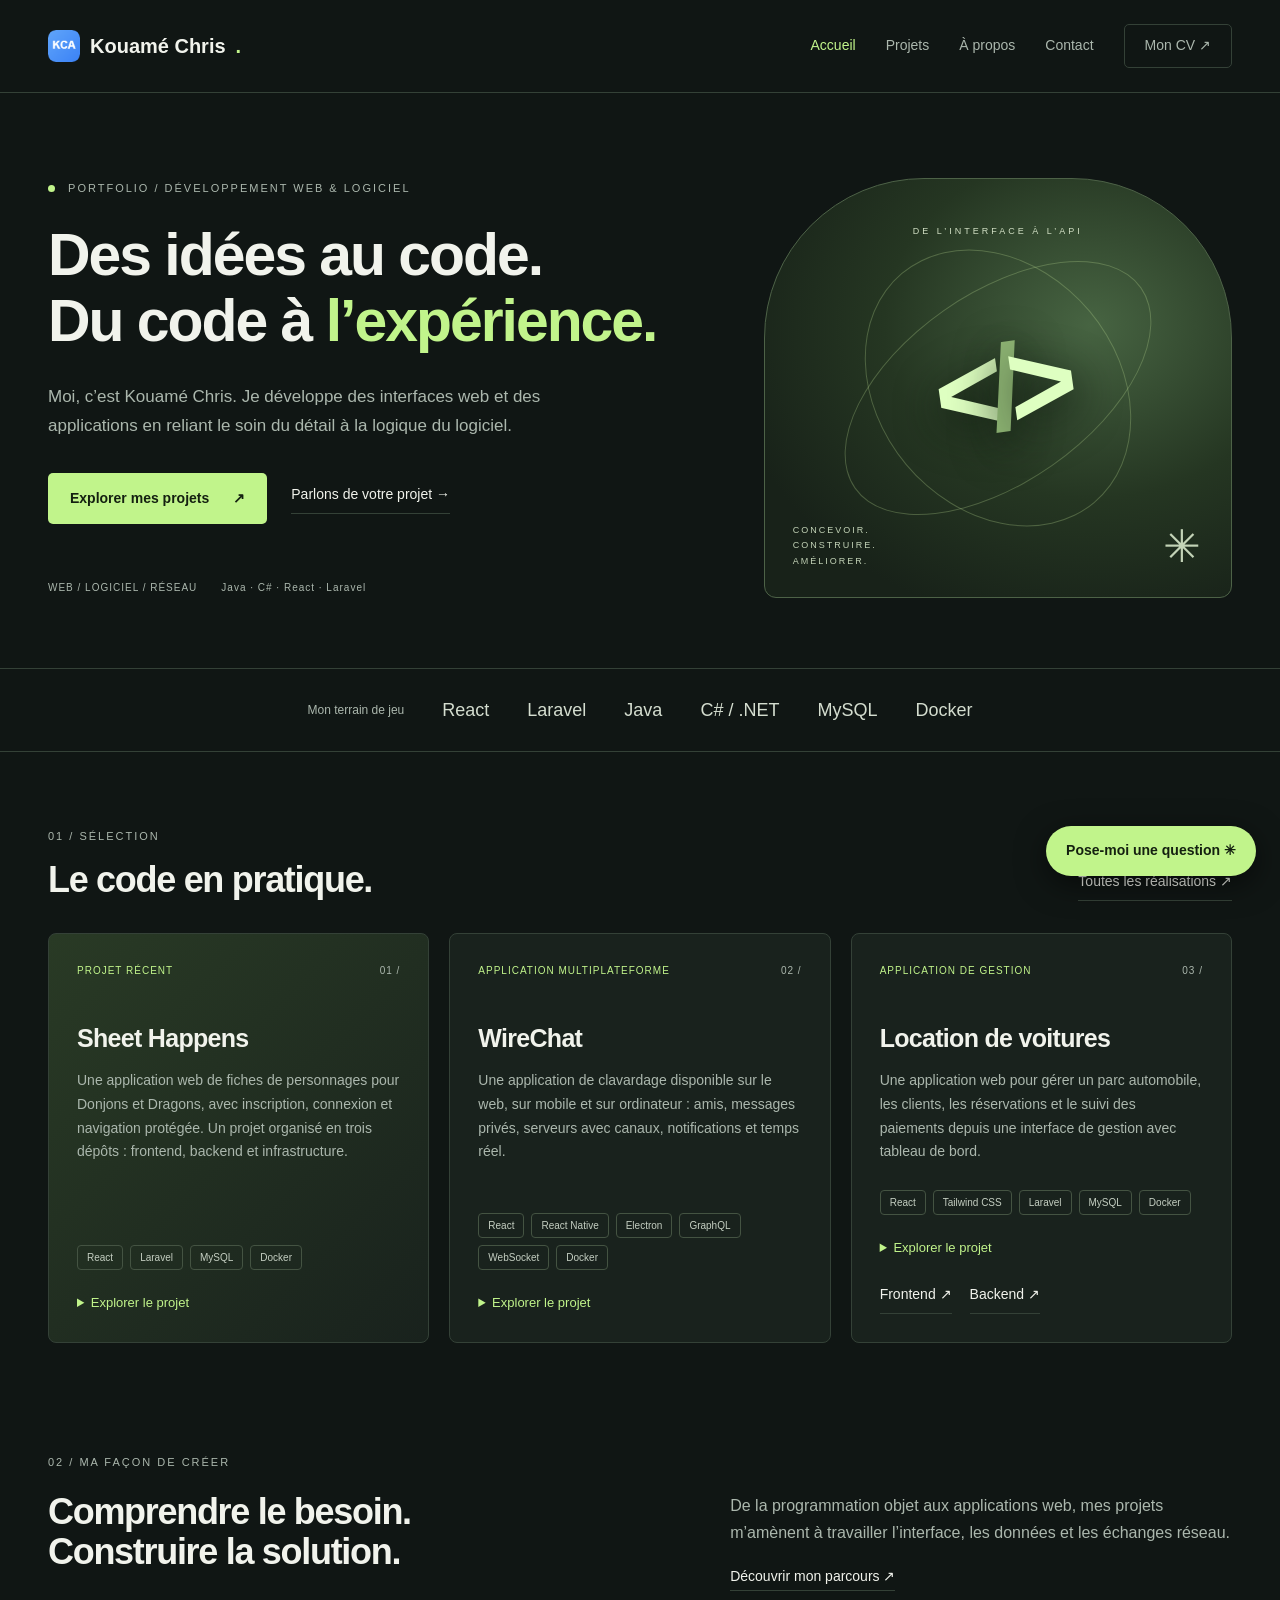
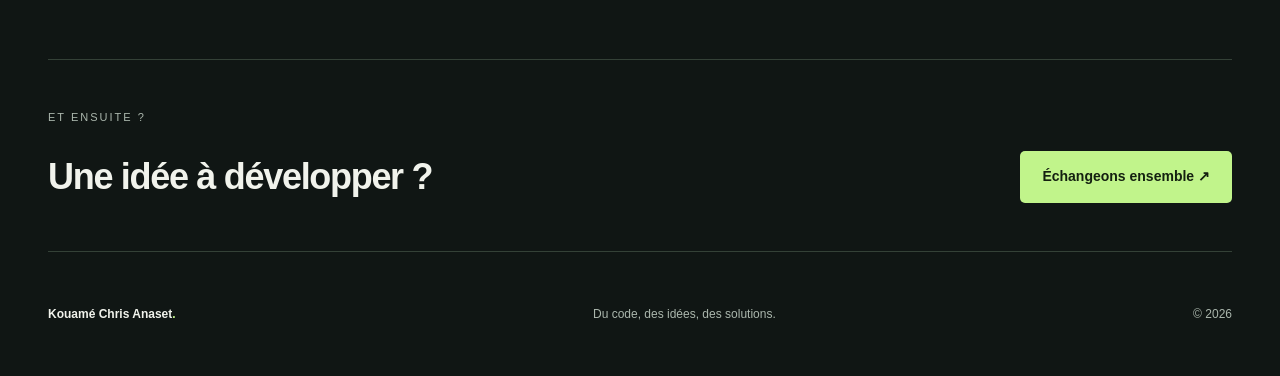
<file: index.html>
<!DOCTYPE html><html lang="fr"><head><meta charset="UTF-8"><meta name="viewport" content="width=device-width, initial-scale=1"><meta name="theme-color" content="#101614"><meta name="description" content="Portfolio de Kouamé Chris Anaset : développement web, applications et projets logiciels. Découvrez mon application de location de voitures, Sheet Happens et mes réalisations en React, Laravel, Java et C#."><title>Développeur web & logiciel — Kouamé Chris</title><link rel="icon" href="assets/favicon32x32.png"><link rel="stylesheet" href="css/style.css"><script src="js/main.js" defer></script><script src="js/chat.js" defer></script></head><body><a class="skip-link" href="#main">Aller au contenu</a><header class="navbar"><a href="index.html" class="logo"><img src="assets/favicon48x48.png" alt="" width="32" height="32">Kouamé Chris<span class="logo-dot">.</span></a><button class="menu-toggle" aria-expanded="false" aria-controls="navigation">Menu <span>＋</span></button><nav class="nav-links" id="navigation" aria-label="Navigation principale"><a href="index.html" aria-current="page">Accueil</a><a href="projects.html" >Projets</a><a href="about.html" >À propos</a><a href="contact.html" >Contact</a><a href="cv/cv_kouame.pdf" download class="cv-link">Mon CV ↗</a></nav></header><main id="main"><section class="hero container"><div class="hero-copy"><p class="eyebrow"><span class="status-dot"></span> PORTFOLIO / DÉVELOPPEMENT WEB & LOGICIEL</p><h1>Des idées au code.<br>Du code à <em>l’expérience.</em></h1><p class="hero-description">Moi, c’est Kouamé Chris. Je développe des interfaces web et des applications en reliant le soin du détail à la logique du logiciel.</p><div class="actions"><a class="btn-primary" href="projects.html">Explorer mes projets <span>↗</span></a><a class="text-link" href="contact.html">Parlons de votre projet →</a></div><div class="hero-bottom"><span>WEB / LOGICIEL / RÉSEAU</span><span>Java · C# · React · Laravel</span></div></div><div class="hero-art" aria-label="Illustration abstraite de développement"><div class="art-orbit orbit-one"></div><div class="art-orbit orbit-two"></div><span class="art-label">DE L’INTERFACE À L’API</span><div class="code-symbol" aria-hidden="true">&lt;<span>/</span>&gt;</div><div class="art-caption"><span>CONCEVOIR.<br>CONSTRUIRE.<br>AMÉLIORER.</span><span class="art-star" aria-hidden="true">✳</span></div></div></section><section class="tech-strip" aria-label="Technologies"><span>Mon terrain de jeu</span><b>React</b><b>Laravel</b><b>Java</b><b>C# / .NET</b><b>MySQL</b><b>Docker</b></section><section class="container section"><div class="section-heading"><div><p class="eyebrow">01 / SÉLECTION</p><h2>Le code en pratique.</h2></div><a class="text-link" href="projects.html">Toutes les réalisations ↗</a></div><div class="projects-grid home-projects"><article class="project-card" data-category="web"><div class="card-top"><span>Projet récent</span><span>01 /</span></div><h3>Sheet Happens</h3><p>Une application web de fiches de personnages pour Donjons et Dragons, avec inscription, connexion et navigation protégée. Un projet organisé en trois dépôts : frontend, backend et infrastructure.</p><div class="tags"><span>React</span><span>Laravel</span><span>MySQL</span><span>Docker</span></div><details><summary>Explorer le projet</summary><p>Interface React avec routes publiques et protégées, contexte d’authentification, API Laravel et environnement Docker avec MySQL. Le travail comprend aussi la configuration CORS et la préparation de la maintenance.</p></details></article><article class="project-card" data-category="web mobile"><div class="card-top"><span>Application multiplateforme</span><span>02 /</span></div><h3>WireChat</h3><p>Une application de clavardage disponible sur le web, sur mobile et sur ordinateur : amis, messages privés, serveurs avec canaux, notifications et temps réel.</p><div class="tags"><span>React</span><span>React Native</span><span>Electron</span><span>GraphQL</span><span>WebSocket</span><span>Docker</span></div><details><summary>Explorer le projet</summary><p>Interface React connectée à une API Laravel (REST pour l’authentification, GraphQL pour les données, WebSocket pour le temps réel), application mobile React Native avec Expo, application de bureau Electron avec notifications système et environnement Docker Compose derrière Nginx.</p></details></article><article class="project-card" data-category="web"><div class="card-top"><span>Application de gestion</span><span>03 /</span></div><h3>Location de voitures</h3><p>Une application web pour gérer un parc automobile, les clients, les réservations et le suivi des paiements depuis une interface de gestion avec tableau de bord.</p><div class="tags"><span>React</span><span>Tailwind CSS</span><span>Laravel</span><span>MySQL</span><span>Docker</span></div><details><summary>Explorer le projet</summary><p>Gestion des véhicules et des catégories, filtres et pagination des réservations, estimation du tarif et évolution des statuts. L’API vérifie la disponibilité des voitures et les conflits de dates à la création d’une réservation. Le frontend utilise React Router et Axios ; le backend repose sur Laravel et Eloquent, avec un environnement Docker / Sail et MySQL.</p></details><div class="project-links" aria-label="Code source de Location de voitures"><a class="text-link" href="https://github.com/Kouameanaset/location-voiture-front" target="_blank" rel="noopener noreferrer">Frontend ↗</a><a class="text-link" href="https://github.com/Kouameanaset/location-voitures-api" target="_blank" rel="noopener noreferrer">Backend ↗</a></div></article></div></section><section class="container approach"><p class="eyebrow">02 / MA FAÇON DE CRÉER</p><h2>Comprendre le besoin.<br>Construire la solution.</h2><div><p>De la programmation objet aux applications web, mes projets m’amènent à travailler l’interface, les données et les échanges réseau.</p><a class="text-link" href="about.html">Découvrir mon parcours ↗</a></div></section><section class="container callout"><p class="eyebrow">ET ENSUITE ?</p><h2>Une idée à développer ?</h2><a class="btn-primary" href="contact.html">Échangeons ensemble ↗</a></section></main><footer class="footer"><a href="index.html">Kouamé Chris Anaset<span class="logo-dot">.</span></a><p>Du code, des idées, des solutions.</p><span>© <span data-year>2026</span></span></footer></body></html>
</file>
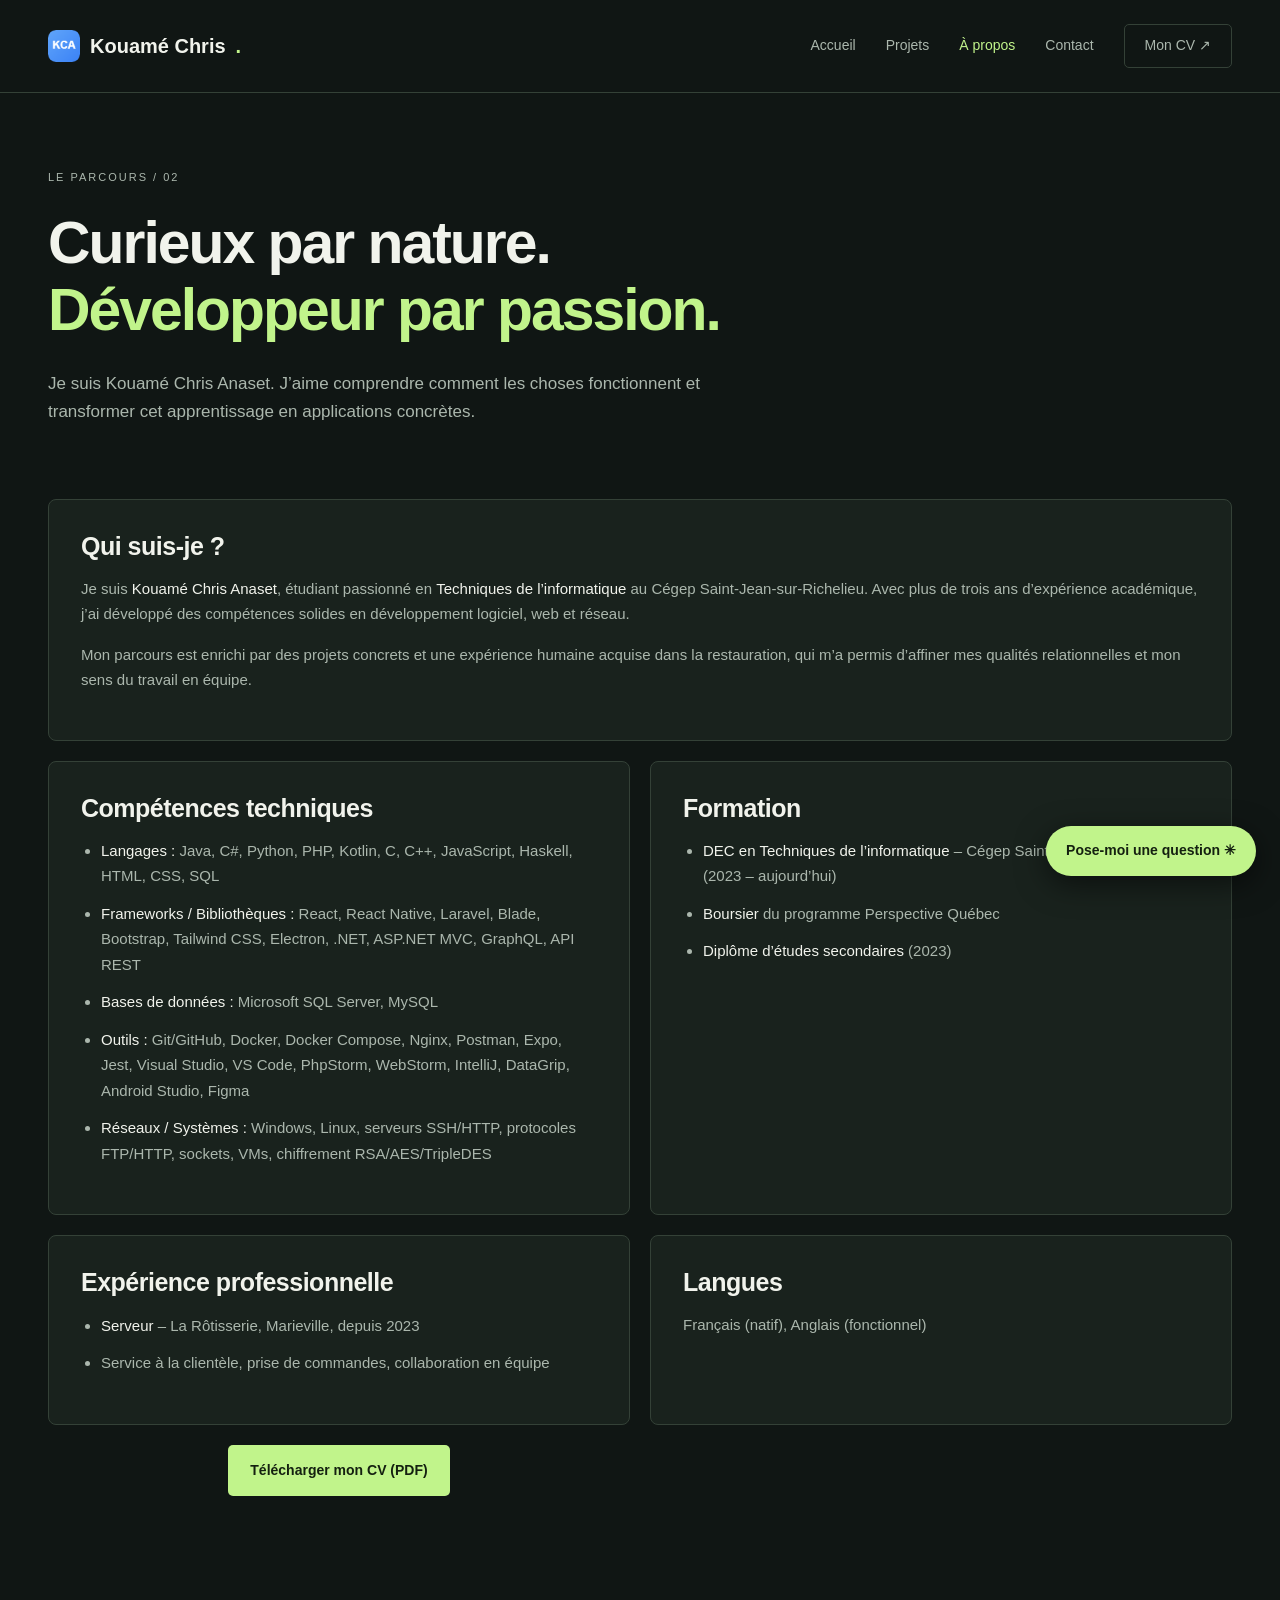
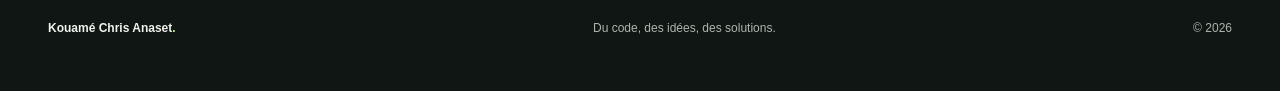
<file: about.html>
<!DOCTYPE html><html lang="fr"><head><meta charset="UTF-8"><meta name="viewport" content="width=device-width, initial-scale=1"><meta name="theme-color" content="#101614"><meta name="description" content="Portfolio de Kouamé Chris Anaset : développement web, applications et projets logiciels. Découvrez Sheet Happens et mes réalisations en React, Laravel, Java et C#."><title>À propos — Kouamé Chris</title><link rel="icon" href="assets/favicon32x32.png"><link rel="stylesheet" href="css/style.css"><script src="js/main.js" defer></script><script src="js/chat.js" defer></script></head><body><a class="skip-link" href="#main">Aller au contenu</a><header class="navbar"><a href="index.html" class="logo"><img src="assets/favicon48x48.png" alt="" width="32" height="32">Kouamé Chris<span class="logo-dot">.</span></a><button class="menu-toggle" aria-expanded="false" aria-controls="navigation">Menu <span>＋</span></button><nav class="nav-links" id="navigation" aria-label="Navigation principale"><a href="index.html" >Accueil</a><a href="projects.html" >Projets</a><a href="about.html" aria-current="page">À propos</a><a href="contact.html" >Contact</a><a href="cv/cv_kouame.pdf" download class="cv-link">Mon CV ↗</a></nav></header><main id="main"><section class="container page-intro"><p class="eyebrow">LE PARCOURS / 02</p><h1>Curieux par nature.<br><em>Développeur par passion.</em></h1><p>Je suis Kouamé Chris Anaset. J’aime comprendre comment les choses fonctionnent et transformer cet apprentissage en applications concrètes.</p></section><section class="container about-section">
      <div class="about-block">
        <h2>Qui suis-je ?</h2>
        <p>
          Je suis <strong>Kouamé Chris Anaset</strong>, étudiant passionné en <strong>Techniques de l’informatique</strong> au Cégep Saint-Jean-sur-Richelieu.
          Avec plus de trois ans d’expérience académique, j’ai développé des compétences solides en développement
          logiciel, web et réseau.
        </p>
        <p>
          Mon parcours est enrichi par des projets concrets et une expérience humaine acquise dans la restauration, qui
          m’a permis d’affiner mes qualités relationnelles et mon sens du travail en équipe.
        </p>
      </div>

      <div class="about-block">
        <h2>Compétences techniques</h2>
        <ul>
          <li><strong>Langages :</strong> Java, C#, Python, PHP, Kotlin, C, C++, JavaScript, Haskell, HTML, CSS, SQL</li>
          <li><strong>Frameworks / Bibliothèques :</strong> React, React Native, Laravel, Blade, Bootstrap, Tailwind CSS, Electron, .NET, ASP.NET MVC, GraphQL, API REST</li>
          <li><strong>Bases de données :</strong> Microsoft SQL Server, MySQL</li>
          <li><strong>Outils :</strong> Git/GitHub, Docker, Docker Compose, Nginx, Postman, Expo, Jest, Visual Studio, VS Code, PhpStorm, WebStorm, IntelliJ, DataGrip, Android Studio, Figma</li>
          <li><strong>Réseaux / Systèmes :</strong> Windows, Linux, serveurs SSH/HTTP, protocoles FTP/HTTP, sockets, VMs, chiffrement RSA/AES/TripleDES</li>
        </ul>
      </div>

      <div class="about-block">
        <h2>Formation</h2>
        <ul>
          <li><strong>DEC en Techniques de l’informatique</strong> – Cégep Saint-Jean-sur-Richelieu (2023 – aujourd’hui)</li>
          <li><strong>Boursier</strong> du programme Perspective Québec</li>
          <li><strong>Diplôme d’études secondaires</strong> (2023)</li>
        </ul>
      </div>

      <div class="about-block">
        <h2>Expérience professionnelle</h2>
        <ul>
          <li><strong>Serveur</strong> – La Rôtisserie, Marieville, depuis 2023</li>
          <li>Service à la clientèle, prise de commandes, collaboration en équipe</li>
        </ul>
      </div>

      <div class="about-block">
        <h2>Langues</h2>
        <p>Français (natif), Anglais (fonctionnel)</p>
      </div>

      <div class="cv-download center">
        <a href="cv/cv_kouame.pdf" class="btn-primary" download>Télécharger mon CV (PDF)</a>
      </div>
    </section></main><footer class="footer"><a href="index.html">Kouamé Chris Anaset<span class="logo-dot">.</span></a><p>Du code, des idées, des solutions.</p><span>© <span data-year>2026</span></span></footer></body></html>
</file>
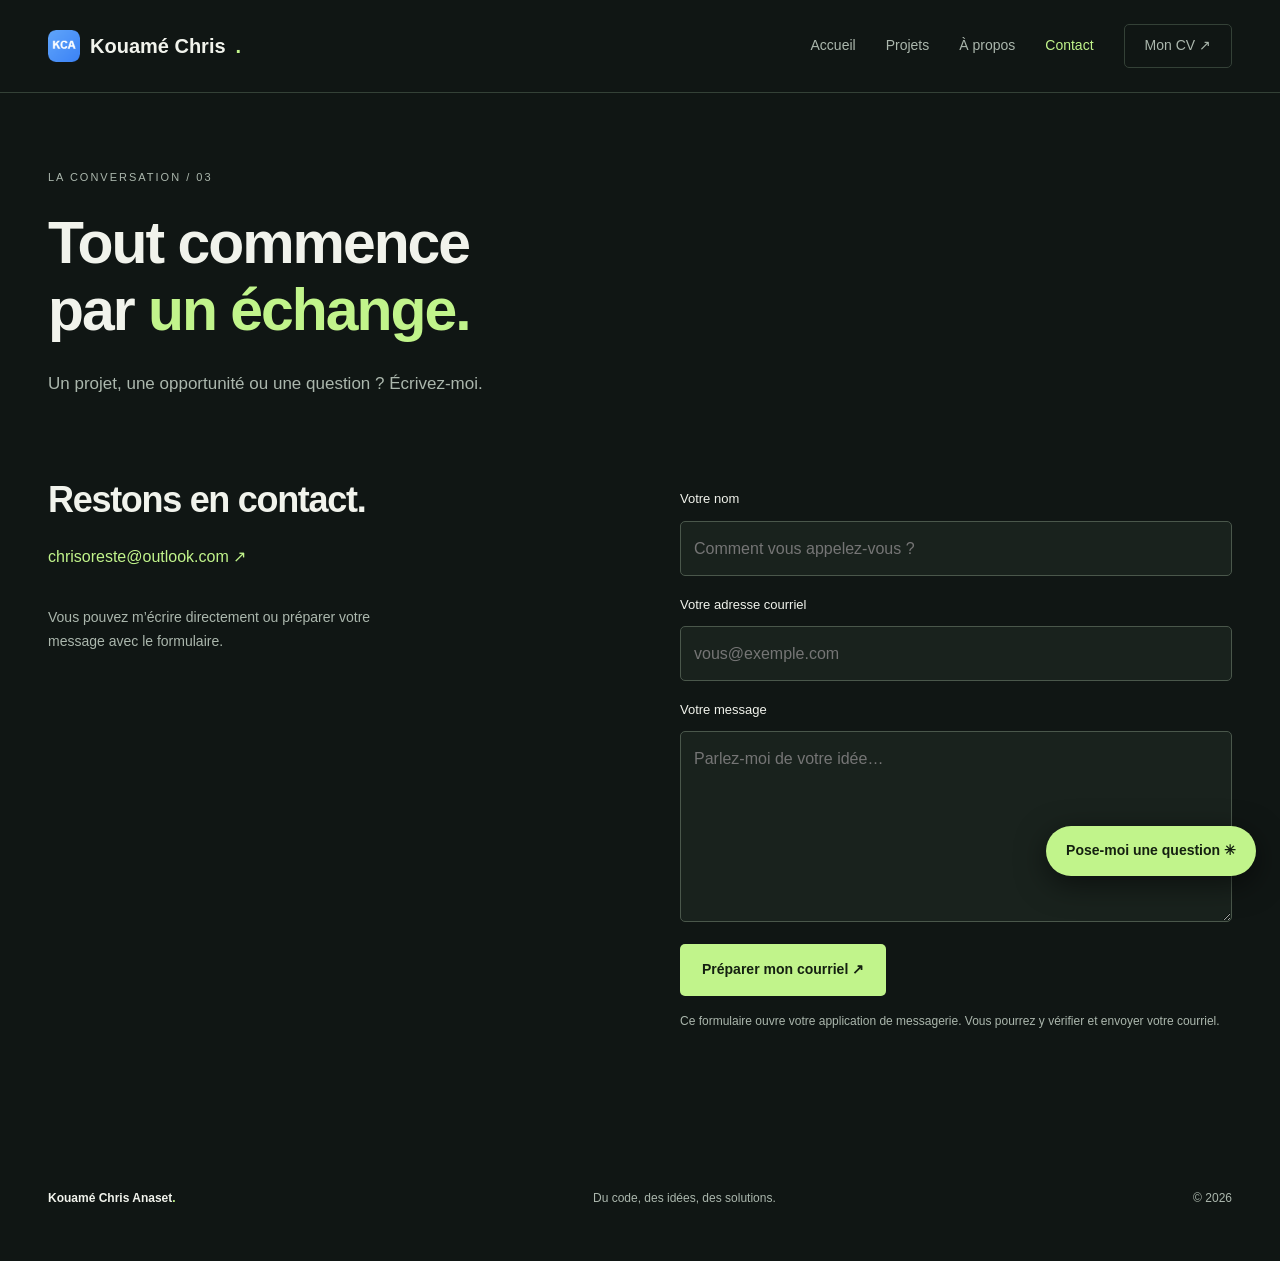
<file: contact.html>
<!DOCTYPE html><html lang="fr"><head><meta charset="UTF-8"><meta name="viewport" content="width=device-width, initial-scale=1"><meta name="theme-color" content="#101614"><meta name="description" content="Portfolio de Kouamé Chris Anaset : développement web, applications et projets logiciels. Découvrez Sheet Happens et mes réalisations en React, Laravel, Java et C#."><title>Contact — Kouamé Chris</title><link rel="icon" href="assets/favicon32x32.png"><link rel="stylesheet" href="css/style.css"><script src="js/main.js" defer></script><script src="js/chat.js" defer></script></head><body><a class="skip-link" href="#main">Aller au contenu</a><header class="navbar"><a href="index.html" class="logo"><img src="assets/favicon48x48.png" alt="" width="32" height="32">Kouamé Chris<span class="logo-dot">.</span></a><button class="menu-toggle" aria-expanded="false" aria-controls="navigation">Menu <span>＋</span></button><nav class="nav-links" id="navigation" aria-label="Navigation principale"><a href="index.html" >Accueil</a><a href="projects.html" >Projets</a><a href="about.html" >À propos</a><a href="contact.html" aria-current="page">Contact</a><a href="cv/cv_kouame.pdf" download class="cv-link">Mon CV ↗</a></nav></header><main id="main"><section class="container page-intro"><p class="eyebrow">LA CONVERSATION / 03</p><h1>Tout commence<br>par <em>un échange.</em></h1><p>Un projet, une opportunité ou une question ? Écrivez-moi.</p></section><section class="container contact-layout"><div><h2>Restons en contact.</h2><a class="email-link" href="mailto:chrisoreste@outlook.com">chrisoreste@outlook.com ↗</a><p>Vous pouvez m’écrire directement ou préparer votre message avec le formulaire.</p></div><form id="contact-form" class="contact-form"><label for="name">Votre nom</label><input id="name" name="name" autocomplete="name" placeholder="Comment vous appelez-vous ?" required maxlength="120"><label for="email">Votre adresse courriel</label><input type="email" id="email" name="email" autocomplete="email" placeholder="vous@exemple.com" required><label for="message">Votre message</label><textarea id="message" name="message" rows="6" placeholder="Parlez-moi de votre idée…" required maxlength="5000"></textarea><button class="btn-primary" type="submit">Préparer mon courriel ↗</button><p class="form-note">Ce formulaire ouvre votre application de messagerie. Vous pourrez y vérifier et envoyer votre courriel.</p><p id="form-status" role="status"></p></form></section></main><footer class="footer"><a href="index.html">Kouamé Chris Anaset<span class="logo-dot">.</span></a><p>Du code, des idées, des solutions.</p><span>© <span data-year>2026</span></span></footer></body></html>
</file>
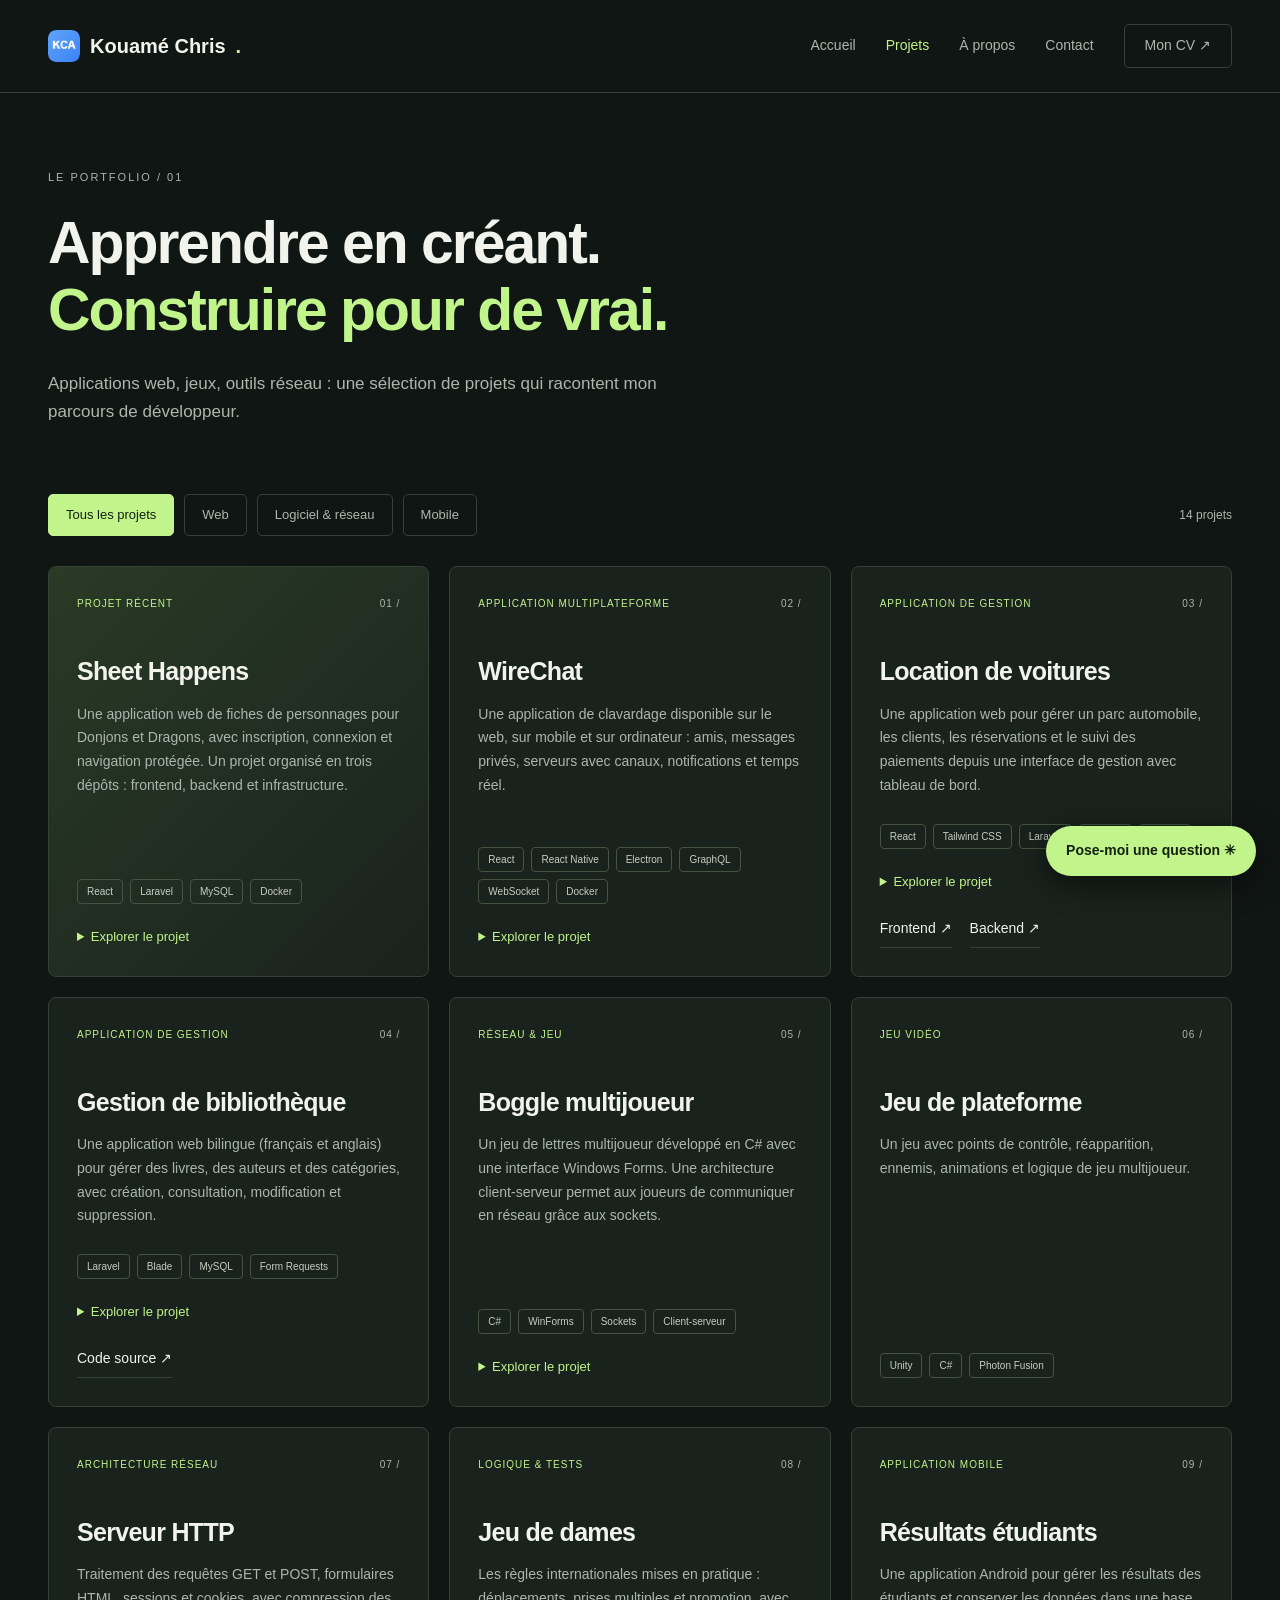
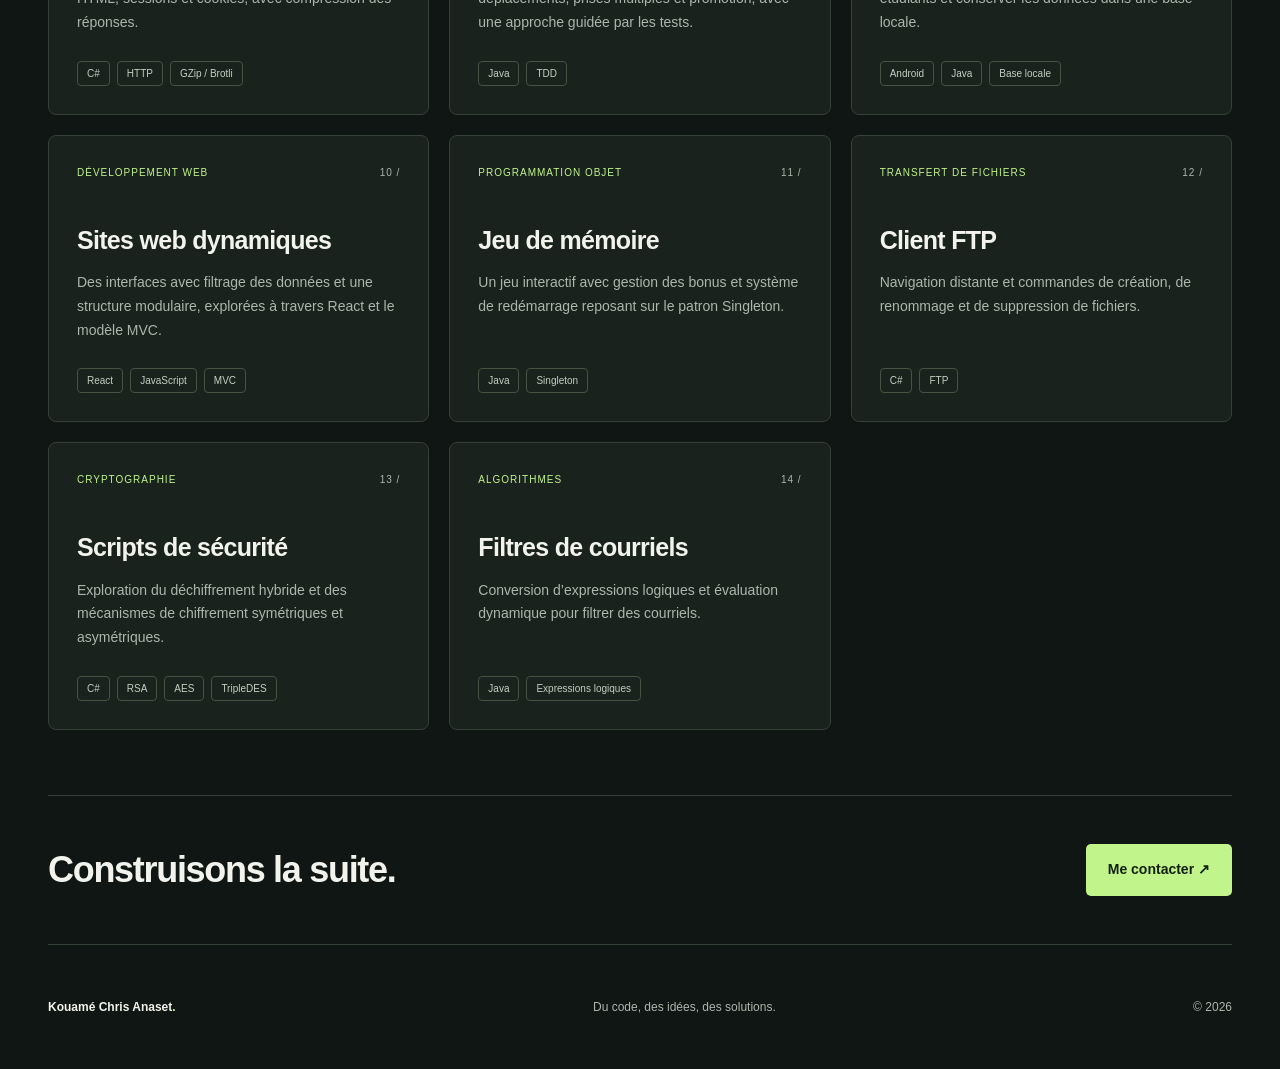
<file: projects.html>
<!DOCTYPE html><html lang="fr"><head><meta charset="UTF-8"><meta name="viewport" content="width=device-width, initial-scale=1"><meta name="theme-color" content="#101614"><meta name="description" content="Portfolio de Kouamé Chris Anaset : développement web, applications et projets logiciels. Découvrez mon application de location de voitures, Sheet Happens et mes réalisations en React, Laravel, Java et C#."><title>Projets — Kouamé Chris</title><link rel="icon" href="assets/favicon32x32.png"><link rel="stylesheet" href="css/style.css"><script src="js/main.js" defer></script><script src="js/chat.js" defer></script></head><body><a class="skip-link" href="#main">Aller au contenu</a><header class="navbar"><a href="index.html" class="logo"><img src="assets/favicon48x48.png" alt="" width="32" height="32">Kouamé Chris<span class="logo-dot">.</span></a><button class="menu-toggle" aria-expanded="false" aria-controls="navigation">Menu <span>＋</span></button><nav class="nav-links" id="navigation" aria-label="Navigation principale"><a href="index.html" >Accueil</a><a href="projects.html" aria-current="page">Projets</a><a href="about.html" >À propos</a><a href="contact.html" >Contact</a><a href="cv/cv_kouame.pdf" download class="cv-link">Mon CV ↗</a></nav></header><main id="main"><section class="container page-intro"><p class="eyebrow">LE PORTFOLIO / 01</p><h1>Apprendre en créant.<br><em>Construire pour de vrai.</em></h1><p>Applications web, jeux, outils réseau : une sélection de projets qui racontent mon parcours de développeur.</p></section><section class="container section projects-section" aria-label="Réalisations"><div class="filter-bar" role="group" aria-label="Filtrer les projets"><button data-filter="all" aria-pressed="true">Tous les projets</button><button data-filter="web" aria-pressed="false">Web</button><button data-filter="logiciel" aria-pressed="false">Logiciel & réseau</button><button data-filter="mobile" aria-pressed="false">Mobile</button><span id="project-count" role="status">14 projets</span></div><div class="projects-grid"><article class="project-card" data-category="web"><div class="card-top"><span>Projet récent</span><span>01 /</span></div><h3>Sheet Happens</h3><p>Une application web de fiches de personnages pour Donjons et Dragons, avec inscription, connexion et navigation protégée. Un projet organisé en trois dépôts : frontend, backend et infrastructure.</p><div class="tags"><span>React</span><span>Laravel</span><span>MySQL</span><span>Docker</span></div><details><summary>Explorer le projet</summary><p>Interface React avec routes publiques et protégées, contexte d’authentification, API Laravel et environnement Docker avec MySQL. Le travail comprend aussi la configuration CORS et la préparation de la maintenance.</p></details></article><article class="project-card" data-category="web mobile"><div class="card-top"><span>Application multiplateforme</span><span>02 /</span></div><h3>WireChat</h3><p>Une application de clavardage disponible sur le web, sur mobile et sur ordinateur : amis, messages privés, serveurs avec canaux, notifications et temps réel.</p><div class="tags"><span>React</span><span>React Native</span><span>Electron</span><span>GraphQL</span><span>WebSocket</span><span>Docker</span></div><details><summary>Explorer le projet</summary><p>Interface React connectée à une API Laravel (REST pour l’authentification, GraphQL pour les données, WebSocket pour le temps réel), application mobile React Native avec Expo, application de bureau Electron avec notifications système et environnement Docker Compose derrière Nginx.</p></details></article><article class="project-card" data-category="web"><div class="card-top"><span>Application de gestion</span><span>03 /</span></div><h3>Location de voitures</h3><p>Une application web pour gérer un parc automobile, les clients, les réservations et le suivi des paiements depuis une interface de gestion avec tableau de bord.</p><div class="tags"><span>React</span><span>Tailwind CSS</span><span>Laravel</span><span>MySQL</span><span>Docker</span></div><details><summary>Explorer le projet</summary><p>Gestion des véhicules et des catégories, filtres et pagination des réservations, estimation du tarif et évolution des statuts. L’API vérifie la disponibilité des voitures et les conflits de dates à la création d’une réservation. Le frontend utilise React Router et Axios ; le backend repose sur Laravel et Eloquent, avec un environnement Docker / Sail et MySQL.</p></details><div class="project-links" aria-label="Code source de Location de voitures"><a class="text-link" href="https://github.com/Kouameanaset/location-voiture-front" target="_blank" rel="noopener noreferrer">Frontend ↗</a><a class="text-link" href="https://github.com/Kouameanaset/location-voitures-api" target="_blank" rel="noopener noreferrer">Backend ↗</a></div></article><article class="project-card" data-category="web"><div class="card-top"><span>Application de gestion</span><span>04 /</span></div><h3>Gestion de bibliothèque</h3><p>Une application web bilingue (français et anglais) pour gérer des livres, des auteurs et des catégories, avec création, consultation, modification et suppression.</p><div class="tags"><span>Laravel</span><span>Blade</span><span>MySQL</span><span>Form Requests</span></div><details><summary>Explorer le projet</summary><p>Validation des formulaires avec des Form Requests, composants Blade réutilisables, changement de langue par middleware et fichiers de traduction, factories et seeders pour les données de test.</p></details><div class="project-links" aria-label="Code source de Gestion de bibliothèque"><a class="text-link" href="https://github.com/Kouameanaset/BibliothequeApp" target="_blank" rel="noopener noreferrer">Code source ↗</a></div></article><article class="project-card" data-category="logiciel"><div class="card-top"><span>Réseau & jeu</span><span>05 /</span></div><h3>Boggle multijoueur</h3><p>Un jeu de lettres multijoueur développé en C# avec une interface Windows Forms. Une architecture client-serveur permet aux joueurs de communiquer en réseau grâce aux sockets.</p><div class="tags"><span>C#</span><span>WinForms</span><span>Sockets</span><span>Client-serveur</span></div><details><summary>Explorer le projet</summary><p>Ce projet met en pratique le développement d’une interface de jeu, la séparation entre client et serveur et la communication réseau asynchrone entre les joueurs et le serveur.</p></details></article><article class="project-card" data-category="logiciel"><div class="card-top"><span>Jeu vidéo</span><span>06 /</span></div><h3>Jeu de plateforme</h3><p>Un jeu avec points de contrôle, réapparition, ennemis, animations et logique de jeu multijoueur.</p><div class="tags"><span>Unity</span><span>C#</span><span>Photon Fusion</span></div></article><article class="project-card" data-category="logiciel"><div class="card-top"><span>Architecture réseau</span><span>07 /</span></div><h3>Serveur HTTP</h3><p>Traitement des requêtes GET et POST, formulaires HTML, sessions et cookies, avec compression des réponses.</p><div class="tags"><span>C#</span><span>HTTP</span><span>GZip / Brotli</span></div></article><article class="project-card" data-category="logiciel"><div class="card-top"><span>Logique & tests</span><span>08 /</span></div><h3>Jeu de dames</h3><p>Les règles internationales mises en pratique : déplacements, prises multiples et promotion, avec une approche guidée par les tests.</p><div class="tags"><span>Java</span><span>TDD</span></div></article><article class="project-card" data-category="mobile"><div class="card-top"><span>Application mobile</span><span>09 /</span></div><h3>Résultats étudiants</h3><p>Une application Android pour gérer les résultats des étudiants et conserver les données dans une base locale.</p><div class="tags"><span>Android</span><span>Java</span><span>Base locale</span></div></article><article class="project-card" data-category="web"><div class="card-top"><span>Développement web</span><span>10 /</span></div><h3>Sites web dynamiques</h3><p>Des interfaces avec filtrage des données et une structure modulaire, explorées à travers React et le modèle MVC.</p><div class="tags"><span>React</span><span>JavaScript</span><span>MVC</span></div></article><article class="project-card" data-category="logiciel"><div class="card-top"><span>Programmation objet</span><span>11 /</span></div><h3>Jeu de mémoire</h3><p>Un jeu interactif avec gestion des bonus et système de redémarrage reposant sur le patron Singleton.</p><div class="tags"><span>Java</span><span>Singleton</span></div></article><article class="project-card" data-category="logiciel"><div class="card-top"><span>Transfert de fichiers</span><span>12 /</span></div><h3>Client FTP</h3><p>Navigation distante et commandes de création, de renommage et de suppression de fichiers.</p><div class="tags"><span>C#</span><span>FTP</span></div></article><article class="project-card" data-category="logiciel"><div class="card-top"><span>Cryptographie</span><span>13 /</span></div><h3>Scripts de sécurité</h3><p>Exploration du déchiffrement hybride et des mécanismes de chiffrement symétriques et asymétriques.</p><div class="tags"><span>C#</span><span>RSA</span><span>AES</span><span>TripleDES</span></div></article><article class="project-card" data-category="logiciel"><div class="card-top"><span>Algorithmes</span><span>14 /</span></div><h3>Filtres de courriels</h3><p>Conversion d’expressions logiques et évaluation dynamique pour filtrer des courriels.</p><div class="tags"><span>Java</span><span>Expressions logiques</span></div></article></div></section><section class="container callout"><h2>Construisons la suite.</h2><a class="btn-primary" href="contact.html">Me contacter ↗</a></section></main><footer class="footer"><a href="index.html">Kouamé Chris Anaset<span class="logo-dot">.</span></a><p>Du code, des idées, des solutions.</p><span>© <span data-year>2026</span></span></footer></body></html>
</file>
<file: css/style.css>
:root{--bg:#101614;--panel:#19221d;--text:#f1f3ec;--muted:#abb7ad;--accent:#c1f48b;--line:#344137}*{box-sizing:border-box}body{margin:0;background:var(--bg);color:var(--text);font:16px/1.7 'Segoe UI',sans-serif}a{color:inherit;text-decoration:none}button,input,textarea{font:inherit}button,summary{cursor:pointer}a:focus-visible,button:focus-visible,summary:focus-visible{outline:2px solid var(--accent);outline-offset:5px}.container{width:min(1240px,calc(100% - 96px));margin:auto}.navbar{padding:24px 48px;display:flex;justify-content:space-between;align-items:center;gap:24px;border-bottom:1px solid var(--line)}.logo{display:flex;align-items:center;gap:10px;font-size:20px;font-weight:650}.logo img{border-radius:5px}.logo-dot,em{color:var(--accent)}em{font-style:normal}.nav-links{display:flex;align-items:center;gap:30px;font-size:14px;color:var(--muted)}.nav-links a:hover,.nav-links a[aria-current]{color:var(--accent)}.cv-link{border:1px solid var(--line);padding:9px 20px;border-radius:5px}.menu-toggle{display:none}.skip-link{position:absolute;top:-100px;background:var(--accent);color:var(--bg);padding:10px;z-index:10}.skip-link:focus{top:0}.hero{display:grid;grid-template-columns:1.4fr 1fr;gap:60px;padding-block:85px 70px;align-items:center}.eyebrow{font-size:11px;letter-spacing:2px;color:var(--muted);margin:0 0 24px}.status-dot{display:inline-block;width:7px;height:7px;background:var(--accent);border-radius:50%;margin-right:8px}h1,h2,h3{line-height:1.13;letter-spacing:-2px;font-weight:550;margin:0}h1{font-size:clamp(40px,4.6vw,68px)}h2{font-size:36px;letter-spacing:-1.3px}h3{font-size:25px;letter-spacing:-.7px}.hero-description{max-width:520px;color:var(--muted);font-size:17px;margin:28px 0 32px}.actions{display:flex;align-items:center;flex-wrap:wrap;gap:24px}.btn-primary{display:inline-flex;align-items:center;justify-content:center;gap:24px;background:var(--accent);color:#142010;border:0;border-radius:5px;padding:14px 22px;font-size:14px;font-weight:650;cursor:pointer}.btn-primary:hover{background:#d7ffac}.text-link{font-size:14px;border-bottom:1px solid var(--line);padding-bottom:6px}.text-link:hover{color:var(--accent)}.hero-bottom{display:flex;flex-wrap:wrap;gap:24px;margin-top:55px;font-size:10px;letter-spacing:1px;color:var(--muted)}.hero-art{position:relative;min-height:420px;border:1px solid #4d6247;background:radial-gradient(ellipse at 70% 35%,#476442,#253622 45%,#182219 80%);border-radius:160px 160px 12px 12px;overflow:hidden;display:flex;align-items:center;justify-content:center}.art-label{position:absolute;top:45px;font-size:9px;letter-spacing:3px;color:#d0dec3}.code-symbol{font-size:120px;font-weight:600;letter-spacing:-15px;color:#deffc1;z-index:1;transform:rotate(-8deg);text-shadow:0 12px 45px #0b150b}.code-symbol span{color:#8db373}.art-orbit{position:absolute;width:350px;height:190px;border:1px solid #afce8b50;border-radius:50%;transform:rotate(-35deg)}.orbit-two{transform:rotate(50deg);width:300px;height:240px}.art-caption{position:absolute;bottom:28px;left:28px;right:28px;display:flex;justify-content:space-between;align-items:end;font-size:9px;letter-spacing:2px;color:#c3d3b7}.art-star{font-size:45px;line-height:1}.tech-strip{display:flex;justify-content:center;flex-wrap:wrap;gap:38px;padding:26px 35px;border-block:1px solid var(--line);align-items:center}.tech-strip span{color:var(--muted);font-size:12px}.tech-strip b{font-size:18px;font-weight:500;color:#d4ddcf}.section{padding-block:75px 40px}.section-heading{display:flex;justify-content:space-between;align-items:end;gap:20px;margin-bottom:32px}.section-heading .eyebrow{margin-bottom:14px}.projects-grid{display:grid;grid-template-columns:repeat(3,minmax(0,1fr));gap:20px}.project-card{border:1px solid var(--line);background:var(--panel);border-radius:8px;padding:28px;display:flex;flex-direction:column;min-width:0;transition:transform .2s,border-color .2s}.project-card:hover{border-color:#7b926b;transform:translateY(-4px)}.project-card:first-child{background:linear-gradient(135deg,#293a25,#19221d)}.card-top{display:flex;justify-content:space-between;gap:12px;color:var(--accent);font-size:10px;letter-spacing:1px;text-transform:uppercase;margin-bottom:45px}.card-top span:last-child{color:var(--muted)}.project-card p{color:var(--muted);font-size:14px;margin:17px 0 26px}.tags{display:flex;gap:7px;flex-wrap:wrap;margin-top:auto}.tags span{border:1px solid #445342;border-radius:4px;padding:3px 9px;font-size:10px;color:#c4cec1}details{margin-top:22px;font-size:13px}summary{color:var(--accent)}details p{margin-bottom:0!important}.approach{display:grid;grid-template-columns:1.2fr 1fr;gap:20px 80px;padding-block:70px}.approach .eyebrow{grid-column:1/-1;margin-bottom:0}.approach p:not(.eyebrow){color:var(--muted);margin-top:0}.callout{border-block:1px solid var(--line);padding-block:48px;display:flex;align-items:center;justify-content:space-between;gap:24px;flex-wrap:wrap}.callout .eyebrow{width:100%;margin:0}.footer{width:min(1240px,calc(100% - 96px));margin:40px auto;display:flex;justify-content:space-between;align-items:center;gap:20px;font-size:12px;color:var(--muted)}.footer>a{color:var(--text);font-weight:600}.page-intro{padding-block:75px 25px}.page-intro>p:last-child{max-width:660px;color:var(--muted);font-size:17px;margin-top:26px}.filter-bar{display:flex;align-items:center;gap:10px;flex-wrap:wrap;margin-bottom:30px}.filter-bar button{background:transparent;border:1px solid var(--line);color:var(--muted);border-radius:5px;padding:9px 17px;font-size:13px}.filter-bar button[aria-pressed=true]{background:var(--accent);color:#142010;border-color:var(--accent)}#project-count{margin-left:auto;color:var(--muted);font-size:12px}.projects-section{padding-block:25px 65px}[hidden]{display:none!important}.about-section{display:grid;grid-template-columns:1fr 1fr;gap:20px;padding-block:30px 70px}.about-block{padding:32px;background:var(--panel);border:1px solid var(--line);border-radius:8px}.about-block:first-child{grid-column:1/-1}.about-block h2{font-size:25px;letter-spacing:-.5px}.about-block p,.about-block li{font-size:15px;color:var(--muted)}.about-block strong{color:var(--text);font-weight:500}.about-block ul{padding-left:20px}.about-block li{margin-block:12px}.cv-download{display:flex;align-items:center;justify-content:center}.contact-layout{display:grid;grid-template-columns:1fr 1fr;gap:80px;padding-block:40px 80px}.contact-layout>div p{color:var(--muted);font-size:14px;max-width:330px}.email-link{display:inline-block;color:var(--accent);margin-block:22px;overflow-wrap:anywhere}.contact-form{display:flex;flex-direction:column;gap:10px}.contact-form label{font-size:13px;margin-top:8px}.contact-form input,.contact-form textarea{width:100%;background:var(--panel);border:1px solid #4a574b;color:var(--text);border-radius:5px;padding:13px;resize:vertical}.contact-form input:focus,.contact-form textarea:focus{outline:2px solid var(--accent);outline-offset:2px}.contact-form .btn-primary{align-self:start;margin-top:12px}.form-note,#form-status{font-size:12px;color:var(--muted);margin:5px 0}@media(max-width:1000px){.container,.footer{width:calc(100% - 48px)}.navbar{padding:20px 24px}.nav-links{gap:20px}.hero{gap:30px}.hero-art{min-height:350px}.projects-grid{grid-template-columns:repeat(2,minmax(0,1fr))}.home-projects .project-card:last-child{grid-column:1/-1}.contact-layout{gap:40px}.tech-strip{gap:25px}}@media(max-width:700px){.navbar{flex-wrap:wrap}.menu-toggle{display:flex;gap:15px;align-items:center;background:transparent;border:1px solid var(--line);border-radius:5px;color:var(--text);padding:7px 12px}.nav-links{display:none;width:100%;align-items:stretch;flex-direction:column;gap:0}.nav-links.is-open{display:flex}.nav-links a{padding:12px 0}.nav-links .cv-link{margin-top:10px;text-align:center}.hero{grid-template-columns:1fr;padding-block:45px 40px;gap:38px}h1{font-size:42px;letter-spacing:-1.8px}.hero-description{font-size:16px}.hero-art{min-height:310px;border-radius:120px 120px 8px 8px}.hero-bottom{margin-top:32px;gap:10px}.tech-strip{justify-content:flex-start;padding:22px 24px;gap:15px 25px}.tech-strip span{width:100%}.tech-strip b{font-size:15px}.section{padding-top:48px}.section-heading{align-items:start;flex-direction:column}h2{font-size:30px}.projects-grid{grid-template-columns:1fr}.home-projects .project-card:last-child{grid-column:auto}.card-top{margin-bottom:28px}.approach,.contact-layout,.about-section{grid-template-columns:1fr;gap:24px}.approach{padding-block:45px}.about-block:first-child{grid-column:auto}.page-intro{padding-top:45px}.page-intro>p:last-child{font-size:16px}.filter-bar button{padding:8px 12px}#project-count{width:100%;margin:6px 0 0}.footer{align-items:start;flex-direction:column;gap:8px}.footer p{margin:0}.callout{padding-block:32px}.contact-layout{padding-top:25px}.about-block{padding:24px}}@media(prefers-reduced-motion:reduce){*,*::before,*::after{transition:none!important}}

.project-links{display:flex;flex-wrap:wrap;gap:18px;margin-top:24px}.project-card .repository-note{font-size:11px;margin:12px 0 0;color:var(--muted)}

.visually-hidden{position:absolute;width:1px;height:1px;overflow:hidden;clip:rect(0 0 0 0);white-space:nowrap}
.chat{position:fixed;right:24px;bottom:24px;z-index:20;display:flex;flex-direction:column-reverse;align-items:flex-end;gap:12px}
.chat-toggle{background:var(--accent);color:#142010;border:0;border-radius:999px;padding:13px 20px;font-size:14px;font-weight:650;box-shadow:0 8px 30px #0008}
.chat-toggle:hover{background:#d7ffac}
.chat-panel{width:min(380px,calc(100vw - 32px));max-height:min(560px,calc(100vh - 170px));display:flex;flex-direction:column;background:var(--panel);border:1px solid var(--line);border-radius:12px;box-shadow:0 20px 60px #000a;overflow:hidden}
.chat-head{display:flex;justify-content:space-between;align-items:center;padding:14px 18px;border-bottom:1px solid var(--line);font-size:14px}
.chat-close{background:transparent;border:0;color:var(--muted);font-size:24px;line-height:1;padding:0 4px}
.chat-log{flex:1;overflow-y:auto;padding:16px;display:flex;flex-direction:column;gap:10px;min-height:160px}
.chat-msg{margin:0;padding:10px 14px;border-radius:10px;font-size:14px;line-height:1.5;max-width:88%;white-space:pre-wrap;overflow-wrap:anywhere}
.chat-bot{background:#222d26;color:var(--text);align-self:flex-start}
.chat-user{background:var(--accent);color:#142010;align-self:flex-end}
.chat-suggestions{display:flex;flex-wrap:wrap;gap:8px;padding:0 16px 12px}
.chat-suggestions button{background:transparent;border:1px solid var(--line);color:var(--muted);border-radius:999px;padding:6px 12px;font-size:12px}
.chat-suggestions button:hover{color:var(--accent);border-color:var(--accent)}
.chat-form{display:flex;gap:8px;padding:12px 16px;border-top:1px solid var(--line)}
.chat-form input{flex:1;min-width:0;background:var(--bg);border:1px solid #4a574b;color:var(--text);border-radius:5px;padding:10px 12px}
.chat-form input:focus{outline:2px solid var(--accent);outline-offset:2px}
.chat-form .btn-primary{padding:10px 16px}
.chat-form .btn-primary:disabled{opacity:.5;cursor:wait}
.chat-note{margin:0;padding:0 16px 12px;font-size:11px;color:var(--muted)}
@media(max-width:700px){.chat{right:16px;bottom:16px}}
</file>
